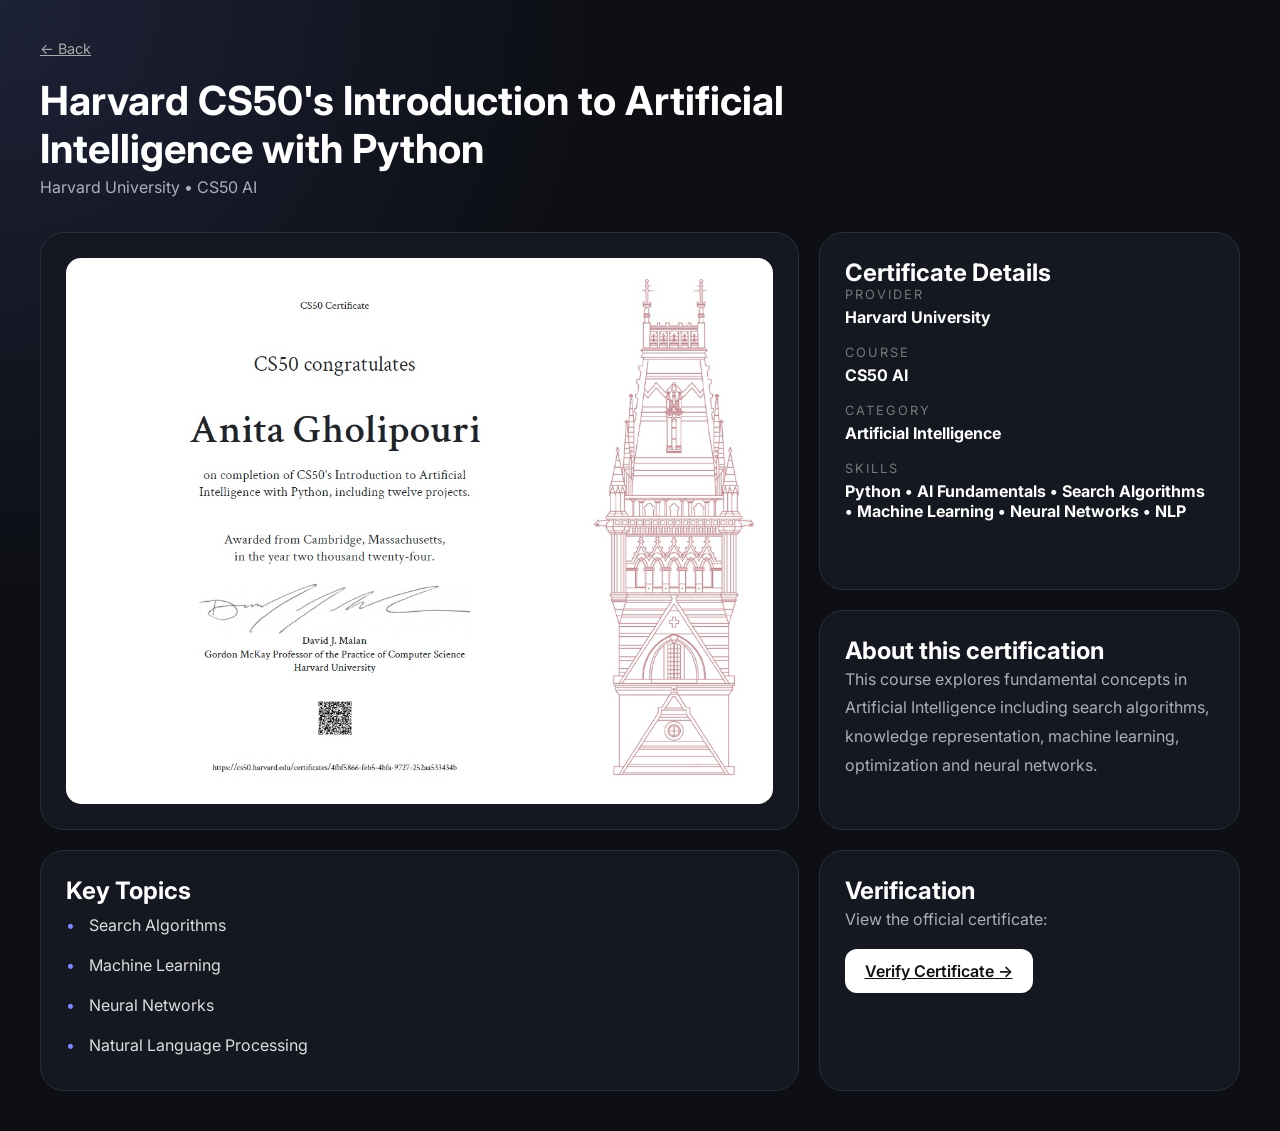
<file: certificates/cs50ai.html>
<!DOCTYPE html>
<html lang="en">

<head>

<meta charset="UTF-8">

<meta name="viewport" content="width=device-width, initial-scale=1.0">

<title>Harvard CS50 AI | Anita Ghlipouri</title>

<link href="https://fonts.googleapis.com/css2?family=Inter:wght@400;500;600;700;800&display=swap" rel="stylesheet">

<link rel="stylesheet" href="certifications.css">

</head>


<body>


<div class="container">


<header class="top">

    <a href="../personalweb.html" class="back">
        ← Back
    </a>


    <div>

        <h1>
            Harvard CS50's Introduction to Artificial Intelligence with Python
        </h1>

        <p>
            Harvard University • CS50 AI
        </p>

    </div>


</header>





<main class="bento">


<!-- CERTIFICATE IMAGE -->

<section class="card certificate-image">


<img src="../assets/cs50ai.jpg"
     alt="Harvard CS50 AI Certificate">

</section>






<!-- INFO -->

<section class="card info">


<h2>
Certificate Details
</h2>


<div class="detail">

<span>Provider</span>

<strong>
Harvard University
</strong>

</div>



<div class="detail">

<span>Course</span>

<strong>
CS50 AI
</strong>

</div>



<div class="detail">

<span>Category</span>

<strong>
Artificial Intelligence
</strong>

</div>



<div class="detail">

<span>Skills</span>

<strong>
Python • AI Fundamentals • Search Algorithms • Machine Learning • Neural Networks • NLP
</strong>

</div>


</section>






<!-- DESCRIPTION -->


<section class="card description">


<h2>
About this certification
</h2>


<p>

This course explores fundamental concepts in
Artificial Intelligence including search algorithms,
knowledge representation, machine learning,
optimization and neural networks.

</p>


</section>







<!-- LEARNING -->


<section class="card learning">


<h2>
Key Topics
</h2>


<ul>

<li>
Search Algorithms
</li>

<li>
Machine Learning
</li>

<li>
Neural Networks
</li>

<li>
Natural Language Processing
</li>


</ul>


</section>







<!-- VERIFY -->


<section class="card verify">


<h2>
Verification
</h2>


<p>
View the official certificate:
</p>


<a href="https://cs50.harvard.edu/certificates/4fbf5866-feb5-4bfa-9727-252aa533434b" target="_blank">
Verify Certificate →
</a>


</section>




</main>


</div>


</body>

</html>
</file>
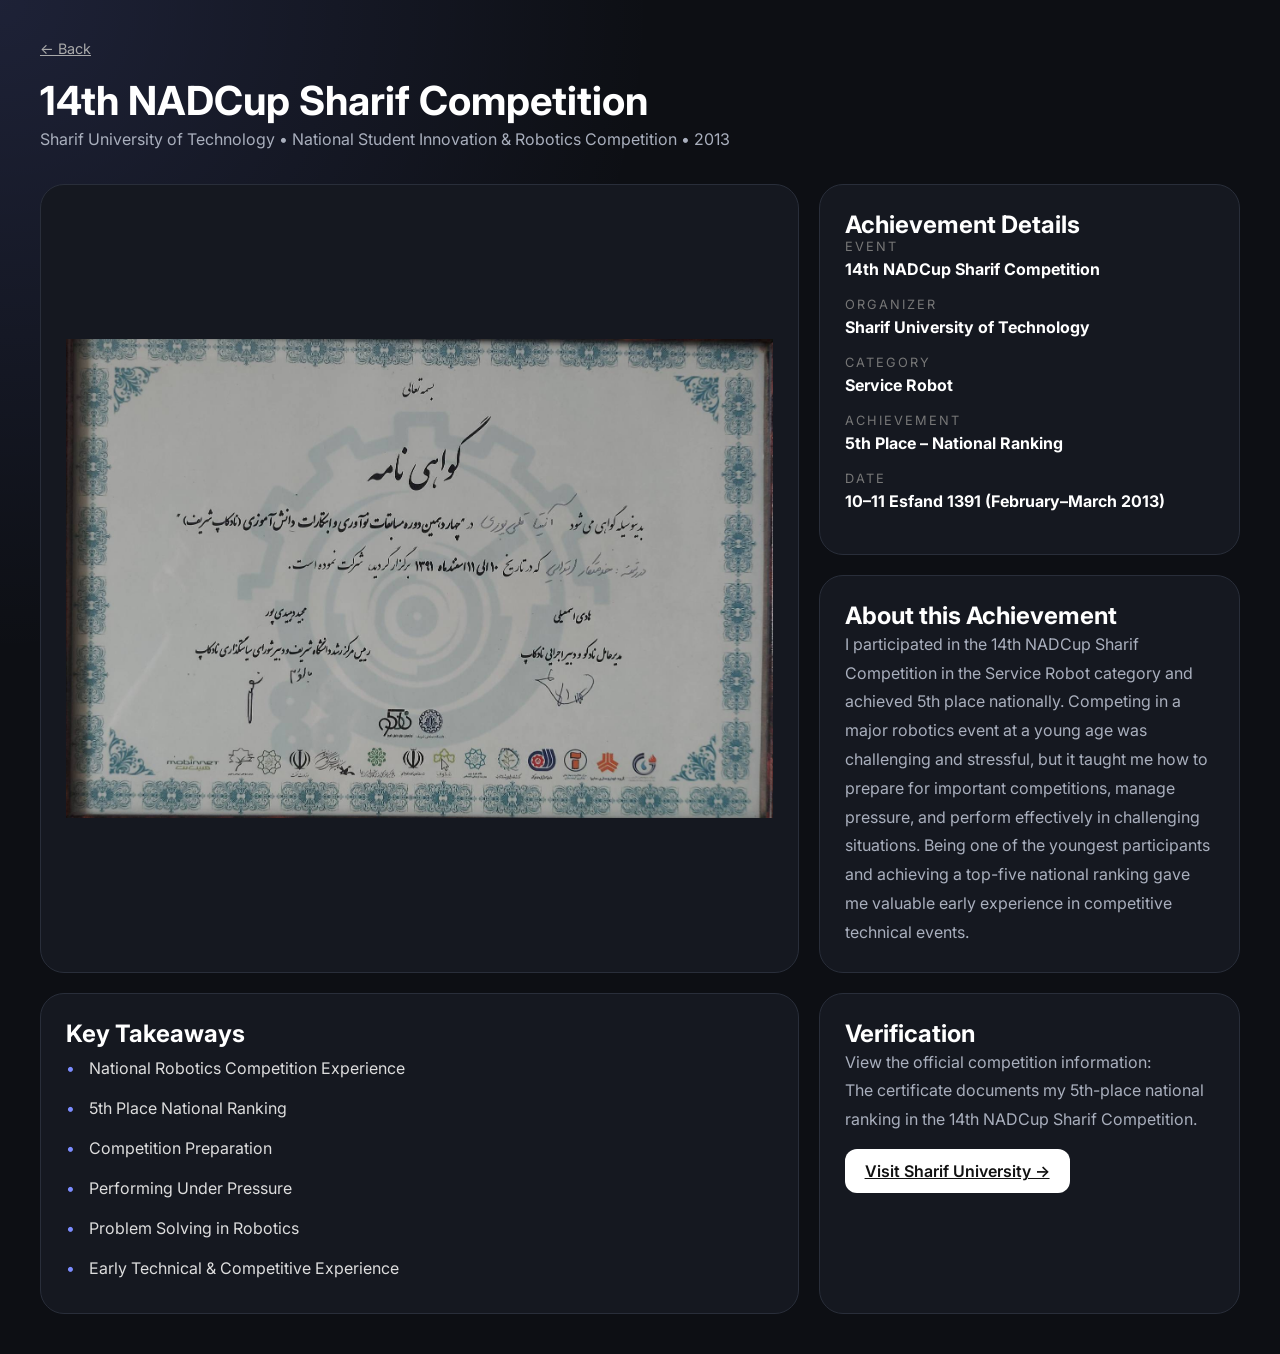
<file: certificates/nadcup.html>
<!DOCTYPE html>

<html lang="en">

<head>

<meta charset="UTF-8">

<meta name="viewport" content="width=device-width, initial-scale=1.0">

<title>NADCup Sharif | Anita Ghlipouri</title>

<link href="https://fonts.googleapis.com/css2?family=Inter:wght@400;500;600;700;800&display=swap" rel="stylesheet">

<link rel="stylesheet" href="certifications.css">

</head>

<body>

<div class="container">

<header class="top">

<a href="../personalweb.html" class="back">
    ← Back
</a>

<div>

<h1>
    14th NADCup Sharif Competition
</h1>

<p>
    Sharif University of Technology • National Student Innovation & Robotics Competition • 2013
</p>

</div>

</header>

<main class="bento">

<!-- CERTIFICATE IMAGE -->

<section class="card certificate-image">

<img src="../assets/nadcup.jpg"
alt="14th NADCup Sharif Competition Certificate"
class="portrait">

</section>

<!-- INFO -->

<section class="card info">

<h2>
Achievement Details
</h2>

<div class="detail">

<span>Event</span>

<strong>
14th NADCup Sharif Competition
</strong>

</div>

<div class="detail">

<span>Organizer</span>

<strong>
Sharif University of Technology
</strong>

</div>

<div class="detail">

<span>Category</span>

<strong>
Service Robot
</strong>

</div>

<div class="detail">

<span>Achievement</span>

<strong>
5th Place – National Ranking
</strong>

</div>

<div class="detail">

<span>Date</span>

<strong>
10–11 Esfand 1391 (February–March 2013)
</strong>

</div>

</section>

<!-- DESCRIPTION -->

<section class="card description">

<h2>
About this Achievement
</h2>

<p>

I participated in the 14th NADCup Sharif Competition in the Service
Robot category and achieved 5th place nationally. Competing in a major
robotics event at a young age was challenging and stressful, but it
taught me how to prepare for important competitions, manage pressure,
and perform effectively in challenging situations. Being one of the
youngest participants and achieving a top-five national ranking gave me
valuable early experience in competitive technical events.

</p>

</section>

<!-- LEARNING -->

<section class="card learning">

<h2>
Key Takeaways
</h2>

<ul>

<li>
National Robotics Competition Experience
</li>

<li>
5th Place National Ranking
</li>

<li>
Competition Preparation
</li>

<li>
Performing Under Pressure
</li>

<li>
Problem Solving in Robotics
</li>

<li>
Early Technical & Competitive Experience
</li>

</ul>

</section>

<!-- VERIFY -->

<section class="card verify">

<h2>
Verification
</h2>

<p>
View the official competition information:
</p>

<p>
The certificate documents my 5th-place national ranking in the
14th NADCup Sharif Competition.
</p>

<a href="https://www.sharif.ir/" target="_blank">
Visit Sharif University →
</a>

</section>

</main>

</div>

</body>

</html>
</file>
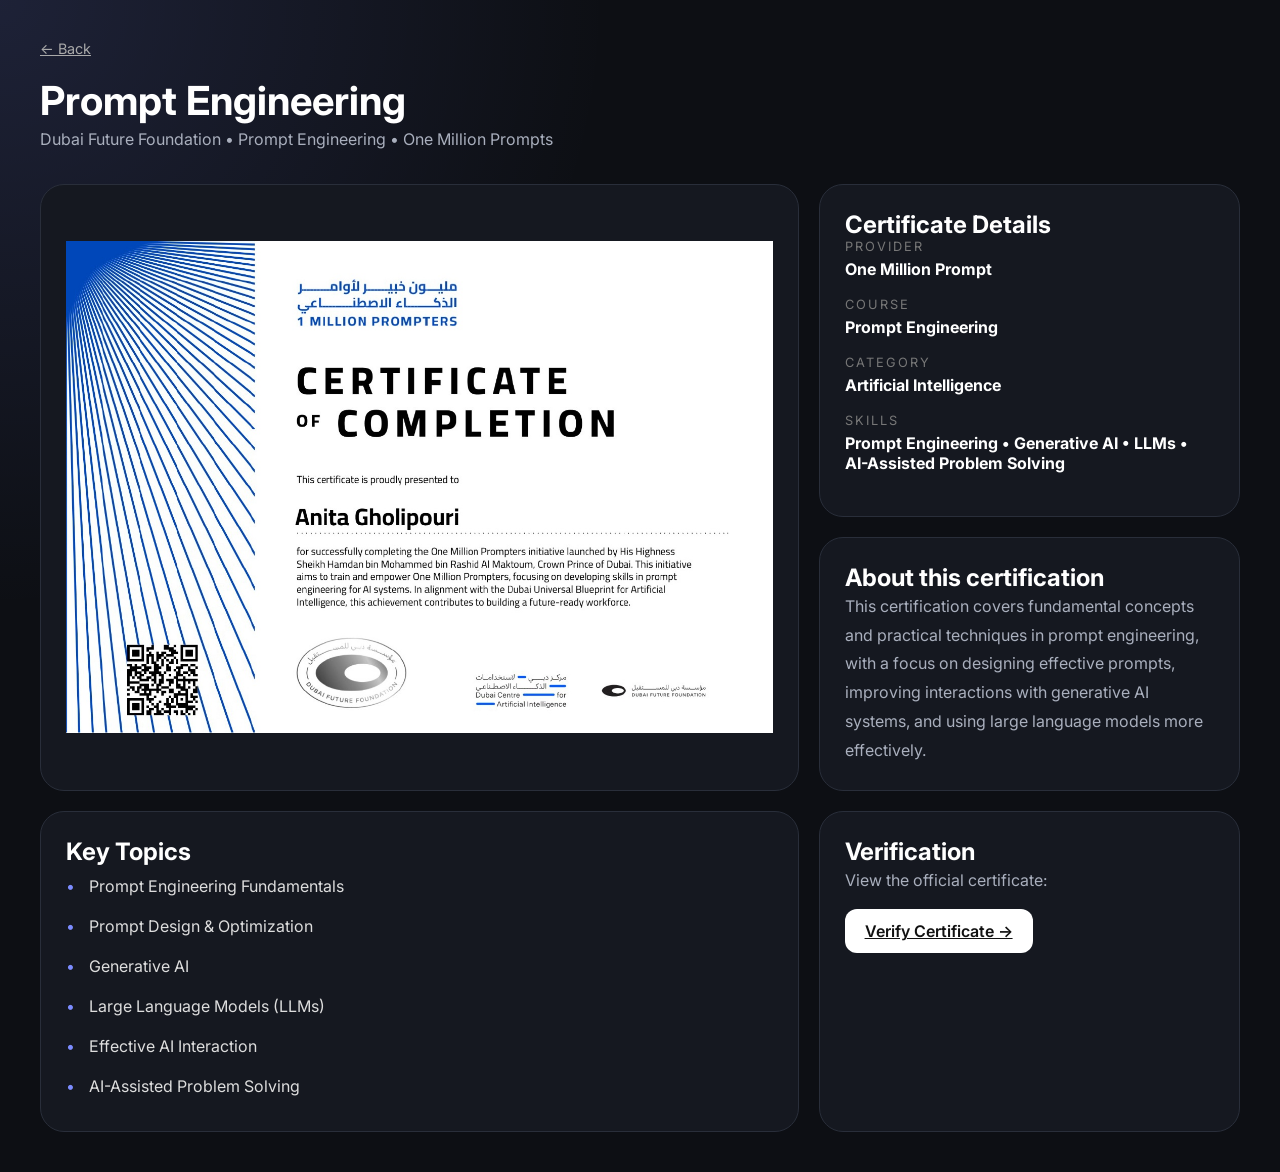
<file: certificates/promptengr.html>
<!DOCTYPE html>

<html lang="en">

<head>

<meta charset="UTF-8">

<meta name="viewport" content="width=device-width, initial-scale=1.0">

<title>Prompt Engineering | Anita Ghlipouri</title>

<link href="https://fonts.googleapis.com/css2?family=Inter:wght@400;500;600;700;800&display=swap" rel="stylesheet">

<link rel="stylesheet" href="certifications.css">

</head>

<body>

<div class="container">

<header class="top">

<a href="../personalweb.html" class="back">
    ← Back
</a>


<div>

    <h1>
        Prompt Engineering
    </h1>

    <p>
        Dubai Future Foundation • Prompt Engineering • One Million Prompts
    </p>

</div>

</header>

<main class="bento">

<!-- CERTIFICATE IMAGE -->

<section class="card certificate-image">

<img src="../assets/promptengr.jpg"
  alt="Prompt Engineering Certificate"
  class="portrait">

</section>

<!-- INFO -->

<section class="card info">

<h2>
Certificate Details
</h2>

<div class="detail">

<span>Provider</span>

<strong>
One Million Prompt
</strong>

</div>

<div class="detail">

<span>Course</span>

<strong>
Prompt Engineering
</strong>

</div>

<div class="detail">

<span>Category</span>

<strong>
Artificial Intelligence
</strong>

</div>

<div class="detail">

<span>Skills</span>

<strong>
Prompt Engineering • Generative AI • LLMs • AI-Assisted Problem Solving
</strong>

</div>

</section>

<!-- DESCRIPTION -->

<section class="card description">

<h2>
About this certification
</h2>

<p>

This certification covers fundamental concepts and practical techniques
in prompt engineering, with a focus on designing effective prompts,
improving interactions with generative AI systems, and using large
language models more effectively.

</p>

</section>

<!-- LEARNING -->

<section class="card learning">

<h2>
Key Topics
</h2>

<ul>

<li>
Prompt Engineering Fundamentals
</li>

<li>
Prompt Design & Optimization
</li>

<li>
Generative AI
</li>

<li>
Large Language Models (LLMs)
</li>

<li>
Effective AI Interaction
</li>

<li>
AI-Assisted Problem Solving
</li>

</ul>

</section>

<!-- VERIFY -->

<section class="card verify">

<h2>
Verification
</h2>

<p>
View the official certificate:
</p>

<a href="https://omp.dub.ai/certificate/5BqfD0eG7OOD" target="_blank">
Verify Certificate →
</a>

</section>

</main>

</div>

</body>

</html>
</file>
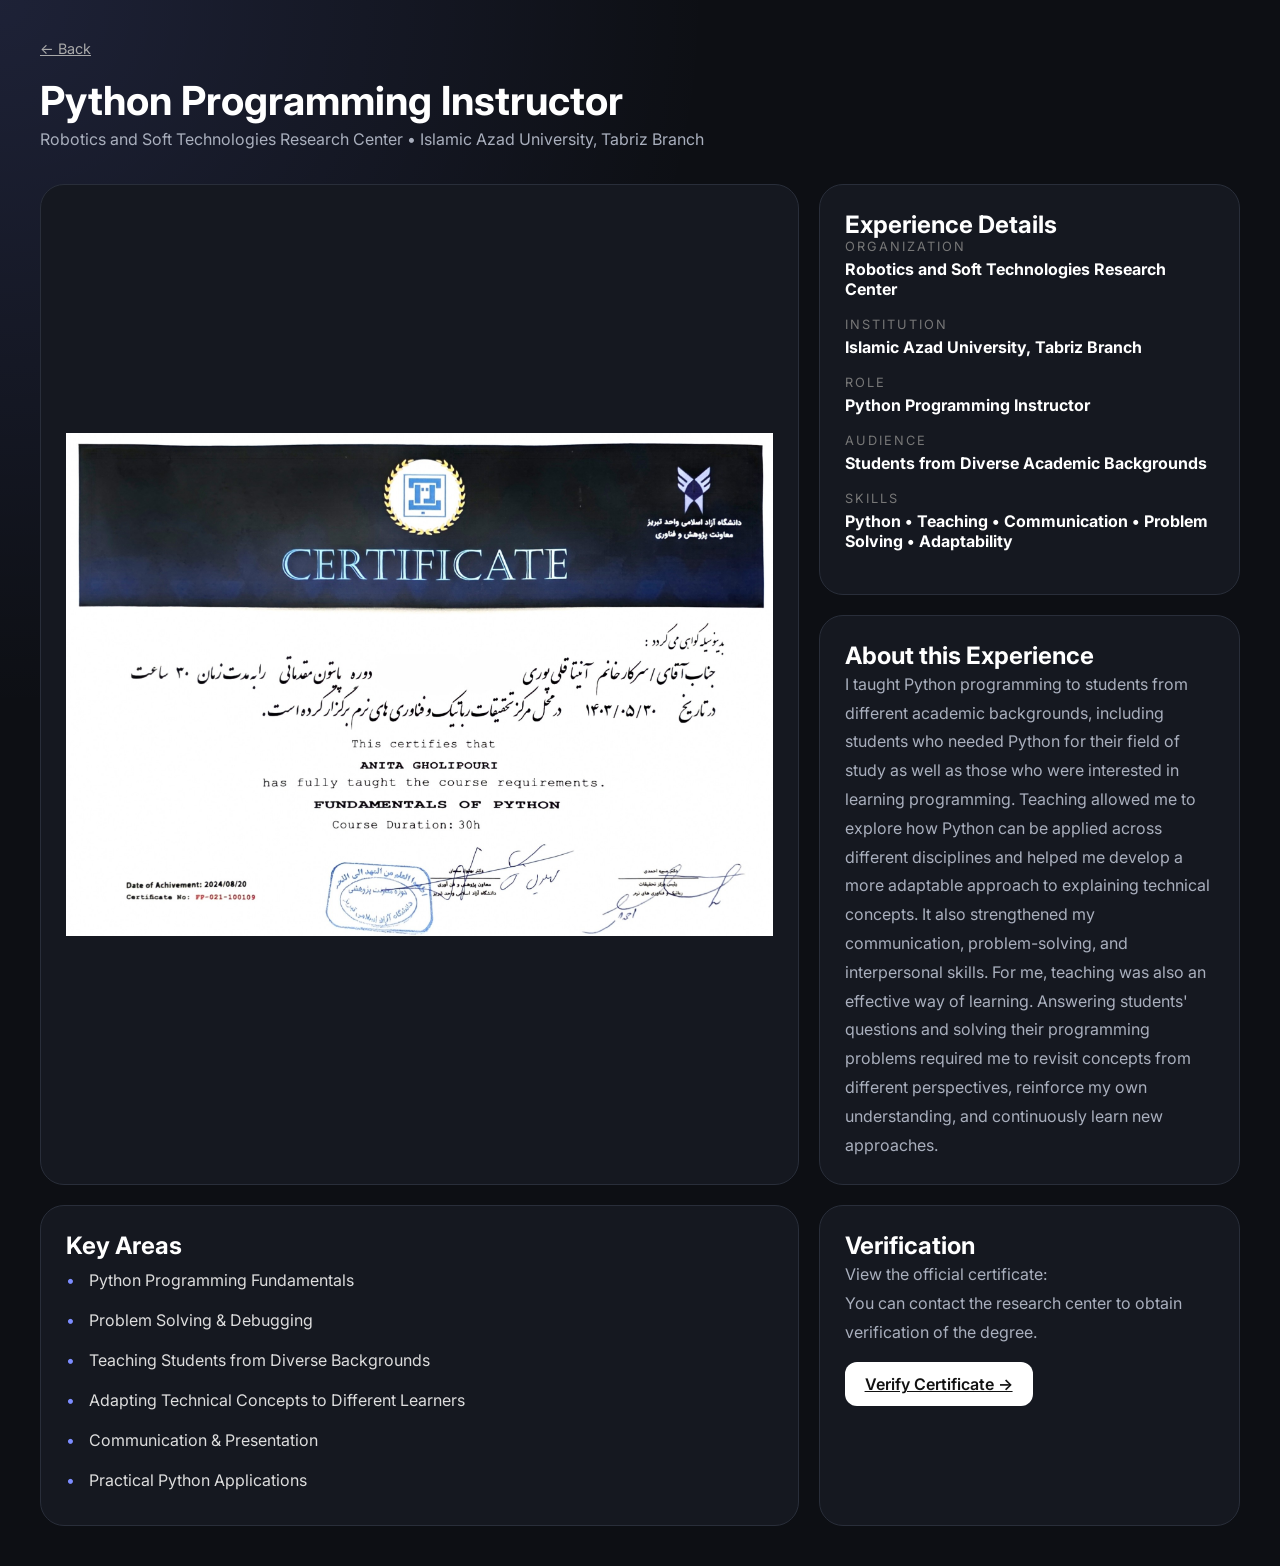
<file: certificates/pythonteaching.html>
<!DOCTYPE html>

<html lang="en">

<head>

<meta charset="UTF-8">

<meta name="viewport" content="width=device-width, initial-scale=1.0">

<title>Python Programming Instructor | Anita Ghlipouri</title>

<link href="https://fonts.googleapis.com/css2?family=Inter:wght@400;500;600;700;800&display=swap" rel="stylesheet">

<link rel="stylesheet" href="certifications.css">

</head>

<body>

<div class="container">

<header class="top">

<a href="../personalweb.html" class="back">
    ← Back
</a>

<div>

<h1>
    Python Programming Instructor
</h1>

<p>
    Robotics and Soft Technologies Research Center • Islamic Azad University, Tabriz Branch
</p>

</div>

</header>

<main class="bento">

<!-- CERTIFICATE IMAGE -->

<section class="card certificate-image">

<img src="../assets/pythonteaching.jpg"
  alt="Python Programming Teaching Certificate"
  class="portrait">

</section>

<!-- INFO -->

<section class="card info">

<h2>
Experience Details
</h2>

<div class="detail">

<span>Organization</span>

<strong>
Robotics and Soft Technologies Research Center
</strong>

</div>

<div class="detail">

<span>Institution</span>

<strong>
Islamic Azad University, Tabriz Branch
</strong>

</div>

<div class="detail">

<span>Role</span>

<strong>
Python Programming Instructor
</strong>

</div>

<div class="detail">

<span>Audience</span>

<strong>
Students from Diverse Academic Backgrounds
</strong>

</div>

<div class="detail">

<span>Skills</span>

<strong>
Python • Teaching • Communication • Problem Solving • Adaptability
</strong>

</div>

</section>

<!-- DESCRIPTION -->

<section class="card description">

<h2>
About this Experience
</h2>

<p>

I taught Python programming to students from different academic
backgrounds, including students who needed Python for their field of
study as well as those who were interested in learning programming.

Teaching allowed me to explore how Python can be applied across
different disciplines and helped me develop a more adaptable approach
to explaining technical concepts. It also strengthened my communication,
problem-solving, and interpersonal skills.

For me, teaching was also an effective way of learning. Answering
students' questions and solving their programming problems required me
to revisit concepts from different perspectives, reinforce my own
understanding, and continuously learn new approaches.

</p>

</section>

<!-- LEARNING -->

<section class="card learning">

<h2>
Key Areas
</h2>

<ul>

<li>
Python Programming Fundamentals
</li>

<li>
Problem Solving & Debugging
</li>

<li>
Teaching Students from Diverse Backgrounds
</li>

<li>
Adapting Technical Concepts to Different Learners
</li>

<li>
Communication & Presentation
</li>

<li>
Practical Python Applications
</li>

</ul>

</section>

<!-- VERIFY -->

<section class="card verify">

<h2>
Verification
</h2>

<p>
View the official certificate:
</p>
<p>
You can contact the research center to obtain verification of the degree.
</p>

<a href="https://tabriz.iau.ir/robotic/fa" target="_blank">
Verify Certificate →
</a>

</section>

</main>

</div>

</body>

</html>
</file>
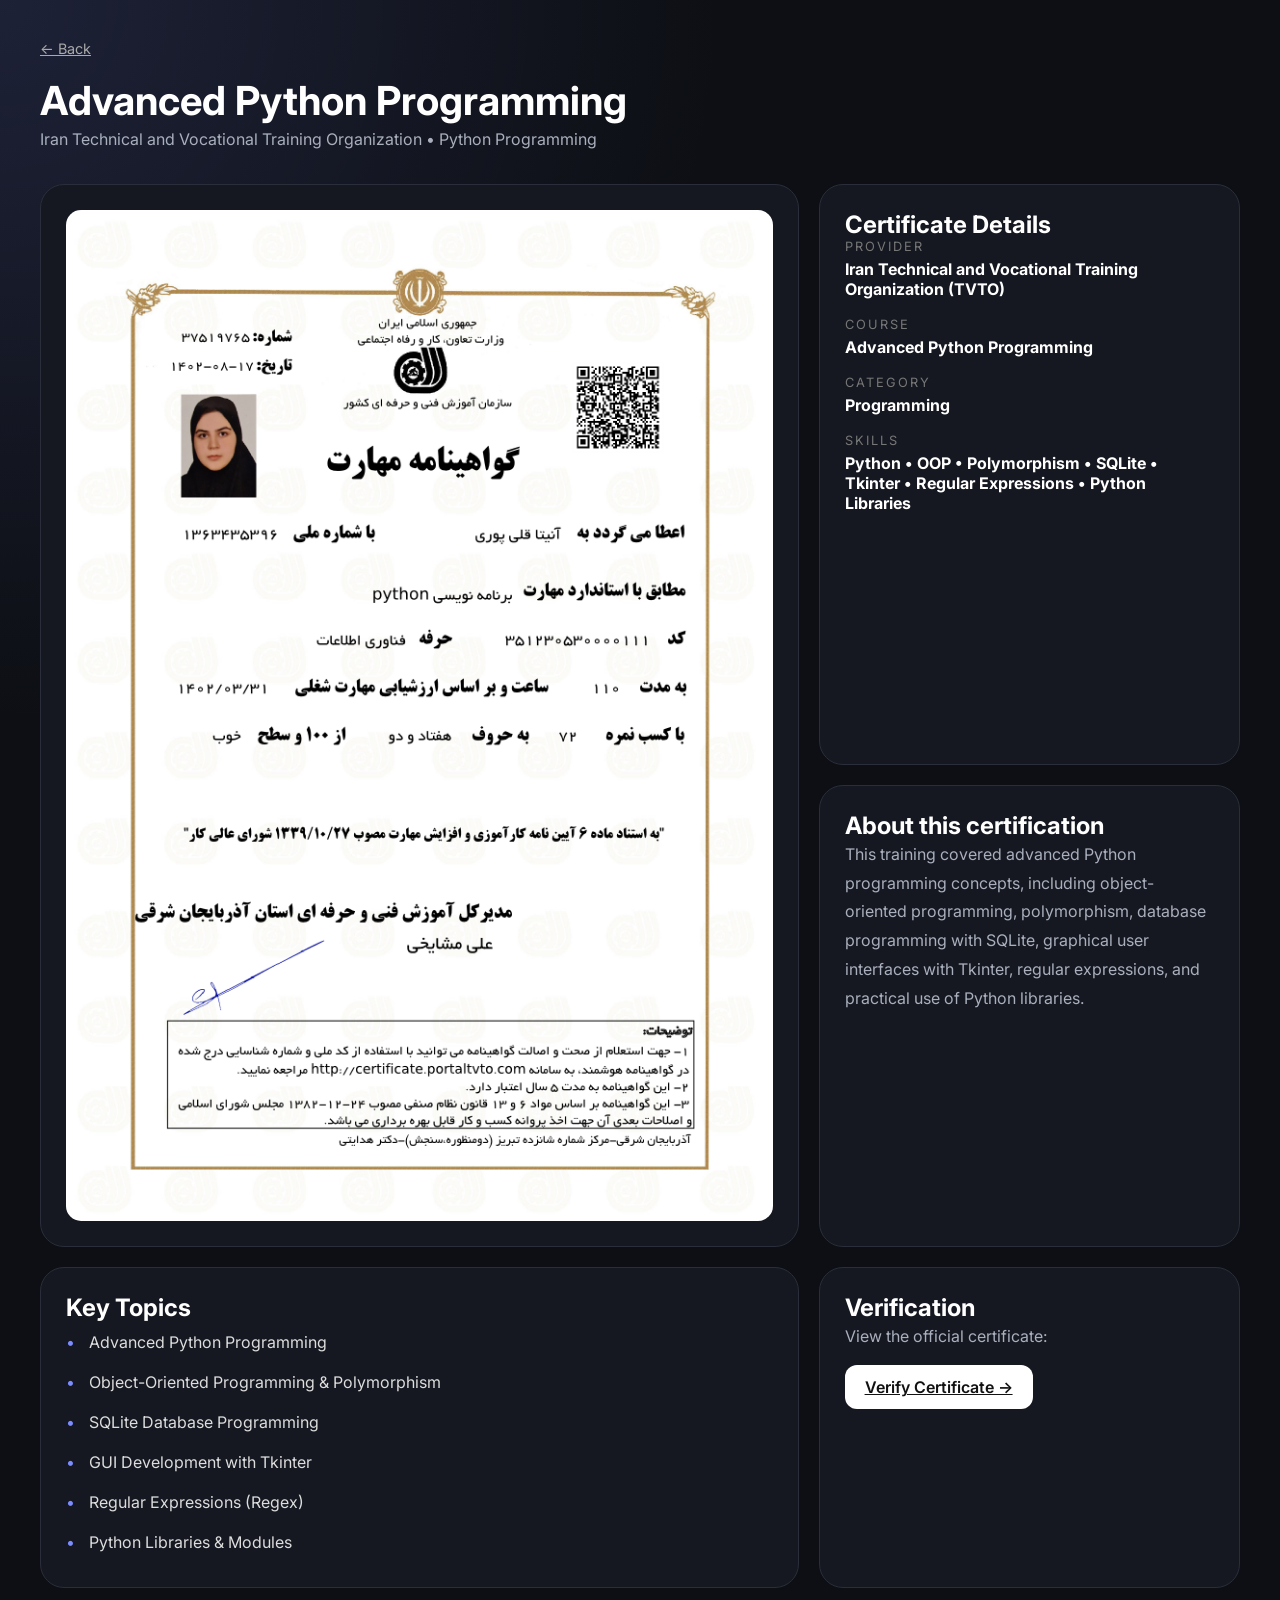
<file: certificates/pythontvto.html>
<!DOCTYPE html>
<html lang="en">

<head>

<meta charset="UTF-8">

<meta name="viewport" content="width=device-width, initial-scale=1.0">

<title>Python Programming | Anita Ghlipouri</title>

<link href="https://fonts.googleapis.com/css2?family=Inter:wght@400;500;600;700;800&display=swap" rel="stylesheet">

<link rel="stylesheet" href="certifications.css">

</head>


<body>


<div class="container">


<header class="top">

    <a href="../personalweb.html" class="back">
        ← Back
    </a>


    <div>

        <h1>
            Advanced Python Programming
        </h1>

        <p>
            Iran Technical and Vocational Training Organization • Python Programming
        </p>

    </div>


</header>





<main class="bento">


<!-- CERTIFICATE IMAGE -->

<section class="card certificate-image">


<img src="../assets/pythonfani.jpg"
     alt="Python Programming Certificate"
     class="portrait">

</section>






<!-- INFO -->

<section class="card info">


<h2>
Certificate Details
</h2>


<div class="detail">

<span>Provider</span>

<strong>
Iran Technical and Vocational Training Organization (TVTO)
</strong>

</div>



<div class="detail">

<span>Course</span>

<strong>
Advanced Python Programming
</strong>

</div>



<div class="detail">

<span>Category</span>

<strong>
Programming
</strong>

</div>



<div class="detail">

<span>Skills</span>

<strong>
Python • OOP • Polymorphism • SQLite • Tkinter • Regular Expressions • Python Libraries
</strong>

</div>


</section>






<!-- DESCRIPTION -->


<section class="card description">


<h2>
About this certification
</h2>


<p>

This training covered advanced Python programming concepts,
including object-oriented programming, polymorphism,
database programming with SQLite, graphical user interfaces
with Tkinter, regular expressions, and practical use of
Python libraries.

</p>


</section>







<!-- LEARNING -->


<section class="card learning">


<h2>
Key Topics
</h2>


<ul>

<li>
Advanced Python Programming
</li>

<li>
Object-Oriented Programming & Polymorphism
</li>

<li>
SQLite Database Programming
</li>

<li>
GUI Development with Tkinter
</li>

<li>
Regular Expressions (Regex)
</li>

<li>
Python Libraries & Modules
</li>


</ul>


</section>







<!-- VERIFY -->


<section class="card verify">


<h2>
Verification
</h2>


<p>
View the official certificate:
</p>


<a href="https://www.portaltvto.com/estelam/1363435396/9301625365/1407-08-17/" target="_blank">
Verify Certificate →
</a>


</section>

</main>

</div>

</body>

</html>
</file>
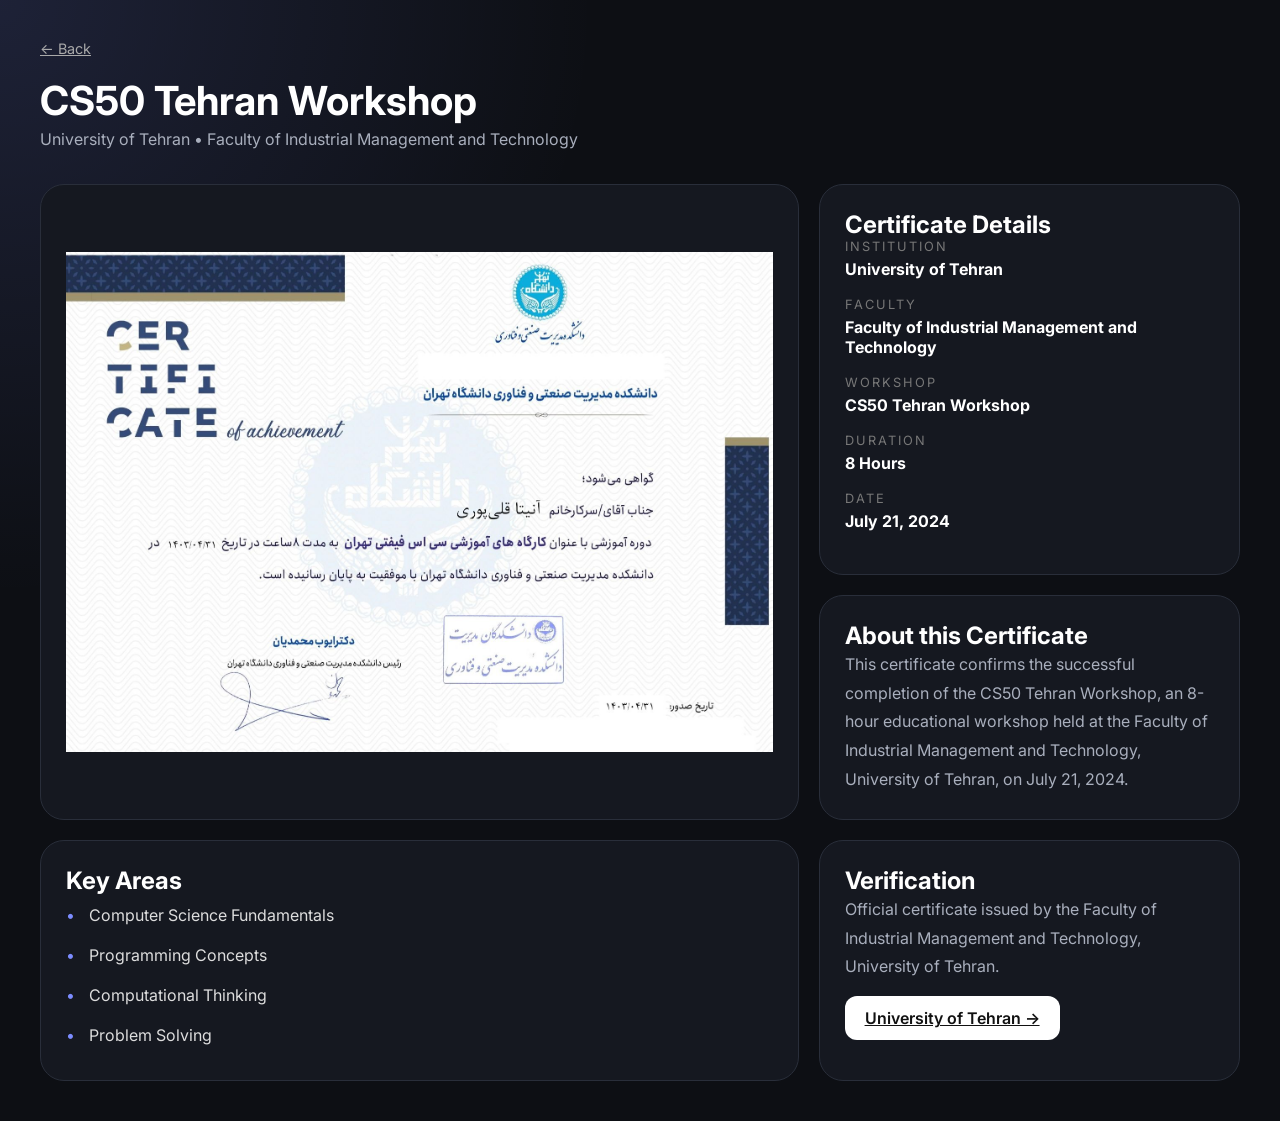
<file: certificates/worckshop.html>
<!DOCTYPE html>
<html lang="en">

<head>

<meta charset="UTF-8">

<meta name="viewport" content="width=device-width, initial-scale=1.0">

<title>CS50 Tehran Workshop | Anita Ghlipouri</title>

<link href="https://fonts.googleapis.com/css2?family=Inter:wght@400;500;600;700;800&display=swap" rel="stylesheet">

<link rel="stylesheet" href="certifications.css">

</head>


<body>


<div class="container">


<header class="top">

    <a href="../personalweb.html" class="back">
        ← Back
    </a>


    <div>

        <h1>
            CS50 Tehran Workshop
        </h1>

        <p>
            University of Tehran • Faculty of Industrial Management and Technology
        </p>

    </div>


</header>





<main class="bento">


<!-- CERTIFICATE IMAGE -->

<section class="card certificate-image">


<img src="../assets/workshop.jpg"
     alt="CS50 Tehran Workshop Certificate">

</section>






<!-- INFO -->

<section class="card info">


<h2>
Certificate Details
</h2>


<div class="detail">

<span>Institution</span>

<strong>
University of Tehran
</strong>

</div>



<div class="detail">

<span>Faculty</span>

<strong>
Faculty of Industrial Management and Technology
</strong>

</div>



<div class="detail">

<span>Workshop</span>

<strong>
CS50 Tehran Workshop
</strong>

</div>



<div class="detail">

<span>Duration</span>

<strong>
8 Hours
</strong>

</div>



<div class="detail">

<span>Date</span>

<strong>
July 21, 2024
</strong>

</div>


</section>






<!-- DESCRIPTION -->


<section class="card description">


<h2>
About this Certificate
</h2>


<p>

This certificate confirms the successful completion of the
CS50 Tehran Workshop, an 8-hour educational workshop held at the
Faculty of Industrial Management and Technology, University of Tehran,
on July 21, 2024.

</p>


</section>





<!-- LEARNING -->


<section class="card learning">


<h2>
Key Areas
</h2>


<ul>

<li>
Computer Science Fundamentals
</li>

<li>
Programming Concepts
</li>

<li>
Computational Thinking
</li>

<li>
Problem Solving
</li>


</ul>


</section>





<!-- VERIFY -->


<section class="card verify">


<h2>
Verification
</h2>


<p>
Official certificate issued by the Faculty of Industrial Management
and Technology, University of Tehran.
</p>


<a href="https://ut.ac.ir/" target="_blank">
University of Tehran →
</a>


</section>




</main>


</div>


</body>

</html>
</file>
<file: certificates/certifications.css>
*{
margin:0;
padding:0;
box-sizing:border-box;
}


body{

background:
radial-gradient(
circle at top left,
rgba(124,140,255,.15),
transparent 35%
),
#0d0f14;


color:white;

font-family:'Inter',sans-serif;

padding:40px;

}



.container{

max-width:1400px;

margin:auto;

}




.top{

display:flex;

flex-direction:column;

gap:20px;

margin-bottom:30px;

}



.back{

color:#aaa;

font-size:.9rem;

}



h1{

font-size:2.5rem;

line-height:1.2;

max-width:900px;

}



p{

color:#a9afbd;

line-height:1.8;

}





.bento{

display:grid;

grid-template-columns:

1.8fr 1fr;


grid-template-areas:

"image info"

"image description"

"learning verify";


gap:20px;

}







.card{

background:#151820;

border:1px solid #292e3a;

border-radius:24px;

padding:25px;

position:relative;

overflow:hidden;

transition:.3s;

}



.card:hover{

transform:translateY(-5px);

border-color:#5662ff;

box-shadow:

0 20px 50px rgba(0,0,0,.35);

}






.certificate-image{
    grid-area:image;

    display:flex;

    align-items:center;

    justify-content:center;
}


.certificate-image img{
    width:100%;

    height:100%;

    object-fit:contain;

    border-radius:15px;
}


.info{

grid-area:info;

}


.detail{

display:flex;

flex-direction:column;

gap:5px;

margin-bottom:18px;

}


.detail span{

font-size:.8rem;

text-transform:uppercase;

letter-spacing:2px;

color:#777;

}


.detail strong{

font-size:1rem;

color:white;

}


.description{

grid-area:description;

}


.learning{

grid-area:learning;

}


.learning ul{

list-style:none;

}


.learning li{

padding:10px 0;

color:#ddd;

}


.learning li::before{

content:"•";

color:#7c8cff;

margin-right:10px;

}


.verify{

grid-area:verify;

}


.verify a{

display:inline-block;

margin-top:15px;

padding:12px 20px;

border-radius:12px;

background:white;

color:#111;

font-weight:600;

}


@media(max-width:900px){


.bento{

grid-template-columns:1fr;

grid-template-areas:

"image"

"info"

"description"

"learning"

"verify";

}


h1{

font-size:1.8rem;

}


}
</file>
